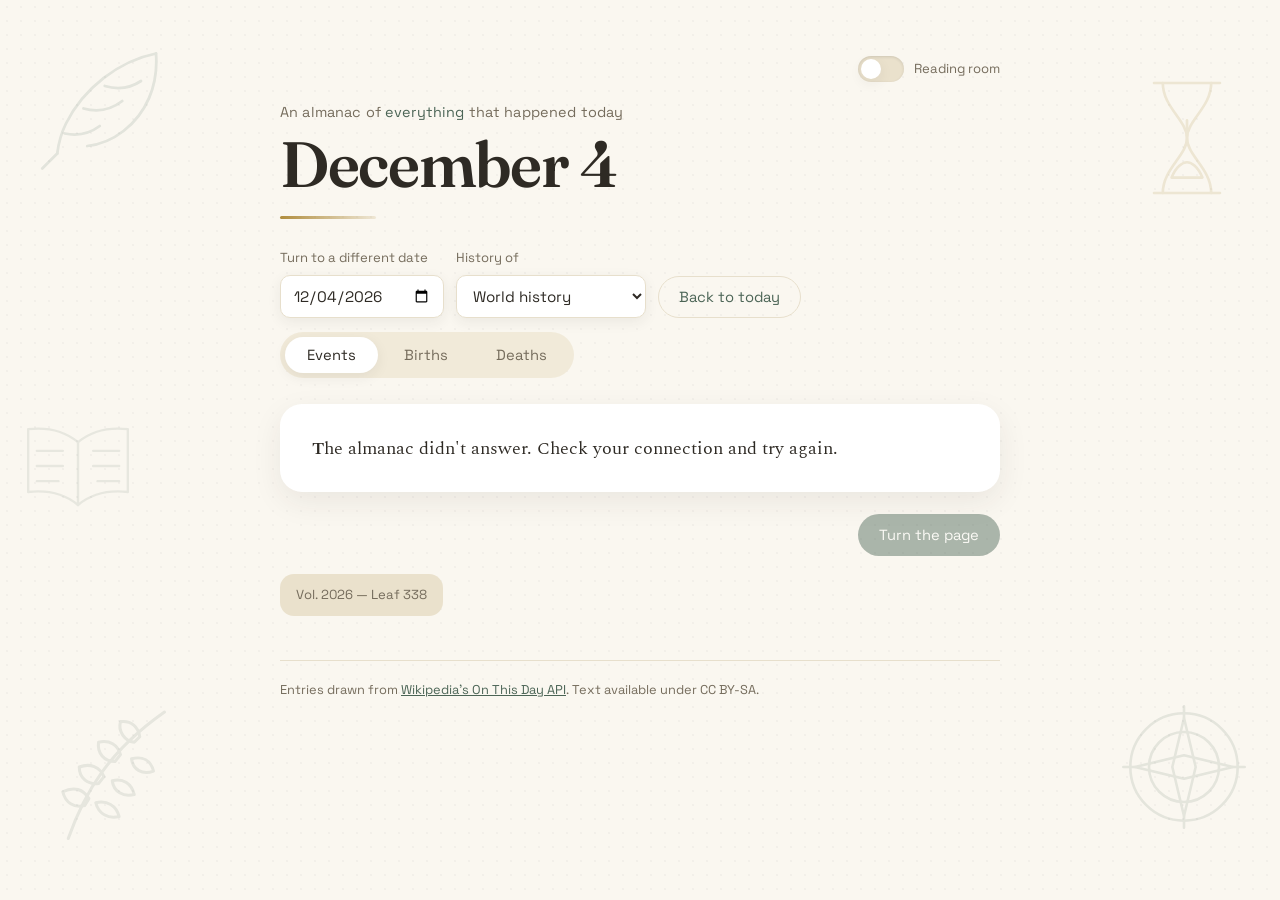
<file: index.html>
<!doctype html>
<html lang="en">
  <head>
    <meta charset="utf-8" />
    <meta name="viewport" content="width=device-width, initial-scale=1" />
    <title>This Day in History — An Almanac of Today</title>
    <meta
      name="description"
      content="An almanac of everything that happened today: real historical events, births, and deaths for any date, drawn live from Wikipedia."
    />
    <meta property="og:title" content="This Day in History — An Almanac of Today" />
    <meta
      property="og:description"
      content="Turn to any date and read the events, births, and deaths recorded for it."
    />
    <meta property="og:type" content="website" />
    <meta name="twitter:card" content="summary_large_image" />
    <link rel="preconnect" href="https://fonts.googleapis.com" />
    <link rel="preconnect" href="https://fonts.gstatic.com" crossorigin />
    <link
      href="https://fonts.googleapis.com/css2?family=Fraunces:opsz,wght@9..144,400;9..144,600;9..144,700&family=Spectral:ital,wght@0,400;0,500;1,400&family=Space+Grotesk:wght@400;500&display=swap"
      rel="stylesheet"
    />
    <link rel="stylesheet" href="styles.css" />
  </head>
  <body>
    <div class="motifs" aria-hidden="true">
      <div class="motif motif--quill">
        <svg viewBox="0 0 120 120" fill="none" stroke="currentColor" stroke-width="2.2" stroke-linecap="round" stroke-linejoin="round">
          <path d="M104 14C74 20 46 42 32 70c-4 8-6 16-7 24" />
          <path d="M104 14c2 26-8 48-26 62-9 7-19 11-29 12" />
          <path d="M25 94l-12 12" />
          <path d="M31 78c10 2 20 0 28-6" />
          <path d="M46 58c11 3 22 1 31-6" />
          <path d="M63 40c10 3 20 2 29-4" />
        </svg>
      </div>
      <div class="motif motif--hourglass">
        <svg viewBox="0 0 100 120" fill="none" stroke="currentColor" stroke-width="2.4" stroke-linecap="round" stroke-linejoin="round">
          <path d="M20 10h60M20 110h60" />
          <path d="M28 10c0 22 22 34 22 50 0 16-22 28-22 50" />
          <path d="M72 10c0 22-22 34-22 50 0 16 22 28 22 50" />
          <path d="M36 96c4-10 10-14 14-14s10 4 14 14z" />
          <path d="M50 44v14" />
        </svg>
      </div>
      <div class="motif motif--laurel">
        <svg viewBox="0 0 120 120" fill="none" stroke="currentColor" stroke-width="2.2" stroke-linecap="round" stroke-linejoin="round">
          <path d="M22 108C34 74 52 44 92 16" />
          <path d="M34 84c-8 2-14-2-16-10 8-4 15-2 19 5z" />
          <path d="M44 68c-8 1-14-4-14-12 8-3 15 0 18 7z" />
          <path d="M56 52c-8 0-13-6-12-14 8-2 14 2 16 9z" />
          <path d="M70 38c-7-1-12-8-10-15 8-1 13 4 14 11z" />
          <path d="M42 82c2 8 9 12 17 10-2-8-9-12-17-10z" />
          <path d="M54 66c1 8 8 12 16 10-2-8-8-12-16-10z" />
          <path d="M68 50c1 8 8 12 16 9-2-8-8-11-16-9z" />
        </svg>
      </div>
      <div class="motif motif--compass">
        <svg viewBox="0 0 120 120" fill="none" stroke="currentColor" stroke-width="2.2" stroke-linecap="round" stroke-linejoin="round">
          <circle cx="60" cy="60" r="46" />
          <circle cx="60" cy="60" r="30" />
          <path d="M60 8v10M60 102v10M8 60h10M102 60h10" />
          <path d="M60 18l10 42-10 42-10-42z" />
          <path d="M18 60l42-10 42 10-42 10z" />
        </svg>
      </div>
      <div class="motif motif--book">
        <svg viewBox="0 0 120 100" fill="none" stroke="currentColor" stroke-width="2.2" stroke-linecap="round" stroke-linejoin="round">
          <path d="M60 26c-12-10-28-14-46-12v58c18-2 34 2 46 12 12-10 28-14 46-12V14c-18-2-34 2-46 12z" />
          <path d="M60 26v58" />
          <path d="M22 34h24M22 48h24M22 62h20" />
          <path d="M74 34h24M74 48h24M78 62h20" />
        </svg>
      </div>
    </div>

    <main class="wrap">
      <div class="topbar">
        <label class="dimmer" for="brightness">
          <span>Lamp brightness</span>
          <input type="range" id="brightness" min="20" max="150" step="5" value="100" />
        </label>
        <label class="switch" for="themeToggle">
          <input type="checkbox" id="themeToggle" />
          <span class="track"><span class="knob"></span></span>
          <span id="themeLabel">Lamplight</span>
        </label>
      </div>


      <p class="eyebrow">An almanac of <em>everything</em> that happened today</p>
      <h1 class="date-headline" id="headline">Today</h1>
      <div class="gold-rule"></div>

      <div class="date-row">
        <div class="field">
          <label for="datePicker">Turn to a different date</label>
          <input type="date" id="datePicker" />
        </div>
        <div class="field">
          <label for="regionPicker">History of</label>
          <select id="regionPicker"></select>
        </div>
        <button class="btn btn--ghost" id="todayBtn" type="button">Back to today</button>
      </div>

      <p class="scope-note" id="scopeNote"></p>

      <div class="tabs" role="tablist" aria-label="Categories">
        <button class="tab" role="tab" id="tab-events" data-cat="events" aria-selected="true">Events</button>
        <button class="tab" role="tab" id="tab-births" data-cat="births" aria-selected="false">Births</button>
        <button class="tab" role="tab" id="tab-deaths" data-cat="deaths" aria-selected="false">Deaths</button>
      </div>

      <section id="leafHost" aria-live="polite"></section>

      <div class="under">
        <span class="counter" id="counter"></span>
        <button class="btn btn--solid" id="turnBtn" type="button" disabled>Turn the page</button>
      </div>

      <div class="vol" id="vol"></div>

      <footer>
        Entries drawn from
        <a href="https://api.wikimedia.org/wiki/Feed_API/Reference/On_this_day" target="_blank" rel="noopener">
          Wikipedia's On This Day API</a
        >. Text available under CC BY-SA.
      </footer>
    </main>

    <script>
      (function () {
        var LABELS = { events: "Events", births: "Births", deaths: "Deaths" };
        var MONTHS = [
          "January", "February", "March", "April", "May", "June",
          "July", "August", "September", "October", "November", "December",
        ];

        var host = document.getElementById("leafHost");
        var counterEl = document.getElementById("counter");
        var turnBtn = document.getElementById("turnBtn");
        var headline = document.getElementById("headline");
        var picker = document.getElementById("datePicker");
        var todayBtn = document.getElementById("todayBtn");
        var volEl = document.getElementById("vol");
        var tabs = Array.prototype.slice.call(document.querySelectorAll(".tab"));

        var regionPicker = document.getElementById("regionPicker");
        var scopeNote = document.getElementById("scopeNote");
        var themeToggle = document.getElementById("themeToggle");
        var themeLabel = document.getElementById("themeLabel");

        var REGIONS = [
          { id: "world", name: "World history", words: [] },
          { id: "india", name: "India", words: ["india", "indian", "delhi", "mumbai", "bombay", "calcutta", "kolkata", "madras", "chennai", "bengal", "punjab", "kashmir", "mughal", "maratha", "gandhi", "nehru", "hindu", "sikh", "hyderabad", "bangalore", "gujarat", "kerala", "rajasthan", "tamil"] },
          { id: "usa", name: "United States", words: ["united states", "u.s.", "us ", "american", "america", "washington", "new york", "california", "texas", "chicago", "confederate", "nasa", "president of the united states"] },
          { id: "uk", name: "United Kingdom", words: ["england", "english", "britain", "british", "united kingdom", "london", "scotland", "scottish", "wales", "welsh", "ireland", "irish", "king of england", "queen of england"] },
          { id: "china", name: "China", words: ["china", "chinese", "beijing", "peking", "shanghai", "qing", "ming dynasty", "han dynasty", "tang dynasty", "hong kong", "taiwan", "mao"] },
          { id: "japan", name: "Japan", words: ["japan", "japanese", "tokyo", "kyoto", "edo", "hiroshima", "nagasaki", "samurai", "meiji"] },
          { id: "france", name: "France", words: ["france", "french", "paris", "napoleon", "versailles", "louis xiv", "marseille", "gaul"] },
          { id: "germany", name: "Germany", words: ["germany", "german", "berlin", "prussia", "prussian", "munich", "nazi", "weimar", "bavaria"] },
          { id: "russia", name: "Russia", words: ["russia", "russian", "soviet", "ussr", "moscow", "leningrad", "saint petersburg", "stalin", "lenin", "tsar", "czar"] },
          { id: "italy", name: "Italy", words: ["italy", "italian", "rome", "roman", "venice", "florence", "naples", "milan", "sicily", "vatican", "pope"] },
          { id: "spain", name: "Spain", words: ["spain", "spanish", "madrid", "barcelona", "castile", "aragon", "catalonia"] },
          { id: "brazil", name: "Brazil", words: ["brazil", "brazilian", "rio de janeiro", "sao paulo", "são paulo", "brasilia"] },
          { id: "canada", name: "Canada", words: ["canada", "canadian", "ontario", "quebec", "toronto", "montreal", "vancouver"] },
          { id: "australia", name: "Australia", words: ["australia", "australian", "sydney", "melbourne", "queensland", "new south wales"] },
          { id: "egypt", name: "Egypt", words: ["egypt", "egyptian", "cairo", "nile", "pharaoh", "alexandria"] },
          { id: "pakistan", name: "Pakistan", words: ["pakistan", "pakistani", "karachi", "lahore", "islamabad"] },
          { id: "southafrica", name: "South Africa", words: ["south africa", "south african", "johannesburg", "cape town", "apartheid", "mandela", "pretoria", "boer"] },
          { id: "mexico", name: "Mexico", words: ["mexico", "mexican", "mexico city", "aztec", "yucatan"] },
        ];

        function regionById(id) {
          for (var i = 0; i < REGIONS.length; i++) if (REGIONS[i].id === id) return REGIONS[i];
          return REGIONS[0];
        }

        var state = {
          date: new Date(),
          cat: "events",
          raw: [],
          facts: [],
          index: 0,
          token: 0,
          region: "world",
        };

        function pad(n) { return String(n).padStart(2, "0"); }
        function isoOf(d) { return d.getFullYear() + "-" + pad(d.getMonth() + 1) + "-" + pad(d.getDate()); }

        function dayOfYear(d) {
          var start = new Date(d.getFullYear(), 0, 0);
          return Math.floor((d - start) / 86400000);
        }

        function yearLabel(year) {
          if (typeof year !== "number") return "Undated";
          return year < 0 ? Math.abs(year) + " BCE" : String(year);
        }

        function esc(s) {
          return String(s == null ? "" : s).replace(/[&<>"']/g, function (c) {
            return { "&": "&amp;", "<": "&lt;", ">": "&gt;", '"': "&quot;", "'": "&#39;" }[c];
          });
        }

        function placeholder(message) {
          host.innerHTML =
            '<div class="leaf leaf--placeholder"><p class="fact" style="margin:0">' +
            esc(message) +
            "</p></div>";
          counterEl.textContent = "";
          turnBtn.disabled = true;
        }

        function pickPage(fact) {
          var pages = fact.pages || [];
          for (var i = 0; i < pages.length; i++) {
            if (pages[i] && pages[i].titles) return pages[i];
          }
          return pages[0] || null;
        }

        function renderFact() {
          var fact = state.facts[state.index];
          if (!fact) {
            var r = regionById(state.region);
            placeholder(
              r.id === "world"
                ? "No " + LABELS[state.cat].toLowerCase() + " are recorded for this date."
                : "No " + LABELS[state.cat].toLowerCase() + " tied to " + r.name + " are recorded for this date."
            );
            return;
          }
          var page = pickPage(fact);
          var title = page && page.titles ? page.titles.normalized || page.titles.canonical : "";
          var apiTitle = page && page.titles ? page.titles.canonical || title : "";
          var url =
            page && page.content_urls && page.content_urls.desktop
              ? page.content_urls.desktop.page
              : "";

          var thumb =
            page && page.thumbnail && page.thumbnail.source
              ? page.thumbnail.source
              : "";
          if (thumb.indexOf("//") === 0) thumb = "https:" + thumb;

          var params = new URLSearchParams({
            title: apiTitle || title || "",
            year: fact.year != null ? String(fact.year) : "",
            text: fact.text || "",
            url: url,
            category: state.cat,
            thumb: thumb,
          });

          var portrait =
            thumb
              ? '<figure class="portrait">' +
                '<img src="' + esc(thumb) + '" alt="Portrait of ' + esc(title) + '" ' +
                'width="112" height="112" loading="lazy" ' +
                'onerror="this.closest(\'figure\').remove()" />' +
                "</figure>"
              : "";

          host.innerHTML =
            '<article class="leaf leaf--enter">' +
            portrait +
            '<span class="badge">' + esc(yearLabel(fact.year)) + " · " + esc(LABELS[state.cat]) + "</span>" +
            '<p class="fact">' + esc(fact.text) + "</p>" +
            '<a class="link" href="detail.html?' + esc(params.toString()) + '">Learn more</a>' +
            '<p class="leaf-meta">' + esc(LABELS[state.cat]) + " on this date</p>" +
            "</article>";

          counterEl.textContent = state.index + 1 + " of " + state.facts.length;
          turnBtn.disabled = state.facts.length < 2;
        }

        function shuffleTo() {
          if (state.facts.length < 2) return;
          var next = state.index;
          while (next === state.index) next = Math.floor(Math.random() * state.facts.length);
          state.index = next;
          renderFact();
        }

        function syncChrome() {
          var d = state.date;
          headline.textContent = MONTHS[d.getMonth()] + " " + d.getDate();
          picker.value = isoOf(d);
          volEl.textContent = "Vol. " + d.getFullYear() + " — Leaf " + dayOfYear(d);
        }

        function haystack(fact) {
          var bits = [fact.text || ""];
          var pages = fact.pages || [];
          for (var i = 0; i < pages.length; i++) {
            var p = pages[i] || {};
            if (p.titles) bits.push(p.titles.normalized || p.titles.canonical || "");
            if (p.description) bits.push(p.description);
          }
          return bits.join(" ").toLowerCase().replace(/_/g, " ");
        }

        function applyRegion() {
          var r = regionById(state.region);
          if (!r.words.length) {
            state.facts = state.raw.slice();
          } else {
            state.facts = state.raw.filter(function (f) {
              var h = haystack(f);
              for (var i = 0; i < r.words.length; i++) {
                if (h.indexOf(r.words[i]) !== -1) return true;
              }
              return false;
            });
          }
          scopeNote.textContent =
            r.id === "world"
              ? "Showing entries from all over the world."
              : "Showing only entries connected to " + r.name + " — " + state.facts.length +
                (state.facts.length === 1 ? " entry found." : " entries found.");
          state.index = state.facts.length ? Math.floor(Math.random() * state.facts.length) : 0;
          renderFact();
        }

        function load() {
          var token = ++state.token;
          syncChrome();
          placeholder("Opening the almanac…");

          var d = state.date;
          var url =
            "https://en.wikipedia.org/api/rest_v1/feed/onthisday/" +
            state.cat + "/" + pad(d.getMonth() + 1) + "/" + pad(d.getDate());

          fetch(url, { headers: { Accept: "application/json" } })
            .then(function (r) {
              if (!r.ok) throw new Error("bad response");
              return r.json();
            })
            .then(function (data) {
              if (token !== state.token) return;
              var list = (data && data[state.cat]) || [];
              state.raw = list.filter(function (f) { return f && f.text; });
              applyRegion();
            })
            .catch(function () {
              if (token !== state.token) return;
              state.raw = [];
              state.facts = [];
              placeholder("The almanac didn't answer. Check your connection and try again.");
            });
        }

        REGIONS.forEach(function (r) {
          var opt = document.createElement("option");
          opt.value = r.id;
          opt.textContent = r.name;
          regionPicker.appendChild(opt);
        });

        try {
          var savedRegion = localStorage.getItem("tdih-region");
          if (savedRegion) state.region = regionById(savedRegion).id;
        } catch (e) {}
        regionPicker.value = state.region;

        regionPicker.addEventListener("change", function () {
          state.region = regionPicker.value;
          try { localStorage.setItem("tdih-region", state.region); } catch (e) {}
          applyRegion();
        });

        var brightness = document.getElementById("brightness");

        function setGlow(v) {
          document.body.style.setProperty("--glow", String(v / 100));
          brightness.value = String(v);
          try { localStorage.setItem("tdih-glow", String(v)); } catch (e) {}
        }

        function setTheme(on) {
          document.body.classList.toggle("neon", on);
          themeToggle.checked = on;
          themeLabel.textContent = on ? "Lamplight" : "Reading room";
          try { localStorage.setItem("tdih-theme", on ? "neon" : "day"); } catch (e) {}
        }

        var storedTheme = null, storedGlow = null;
        try {
          storedTheme = localStorage.getItem("tdih-theme");
          storedGlow = localStorage.getItem("tdih-glow");
        } catch (e) {}
        setTheme(storedTheme === "neon");
        setGlow(storedGlow ? Number(storedGlow) : 100);

        themeToggle.addEventListener("change", function () {
          setTheme(themeToggle.checked);
        });

        brightness.addEventListener("input", function () {
          setGlow(Number(brightness.value));
        });



        tabs.forEach(function (tab) {
          tab.addEventListener("click", function () {
            if (state.cat === tab.dataset.cat) return;
            state.cat = tab.dataset.cat;
            tabs.forEach(function (t) {
              t.setAttribute("aria-selected", String(t === tab));
            });
            load();
          });
        });

        turnBtn.addEventListener("click", shuffleTo);

        picker.addEventListener("change", function () {
          var parts = picker.value.split("-").map(Number);
          if (parts.length !== 3 || !parts[0]) return;
          state.date = new Date(parts[0], parts[1] - 1, parts[2]);
          load();
        });

        todayBtn.addEventListener("click", function () {
          state.date = new Date();
          load();
        });

        load();
      })();
    </script>
  </body>
</html>
</file>
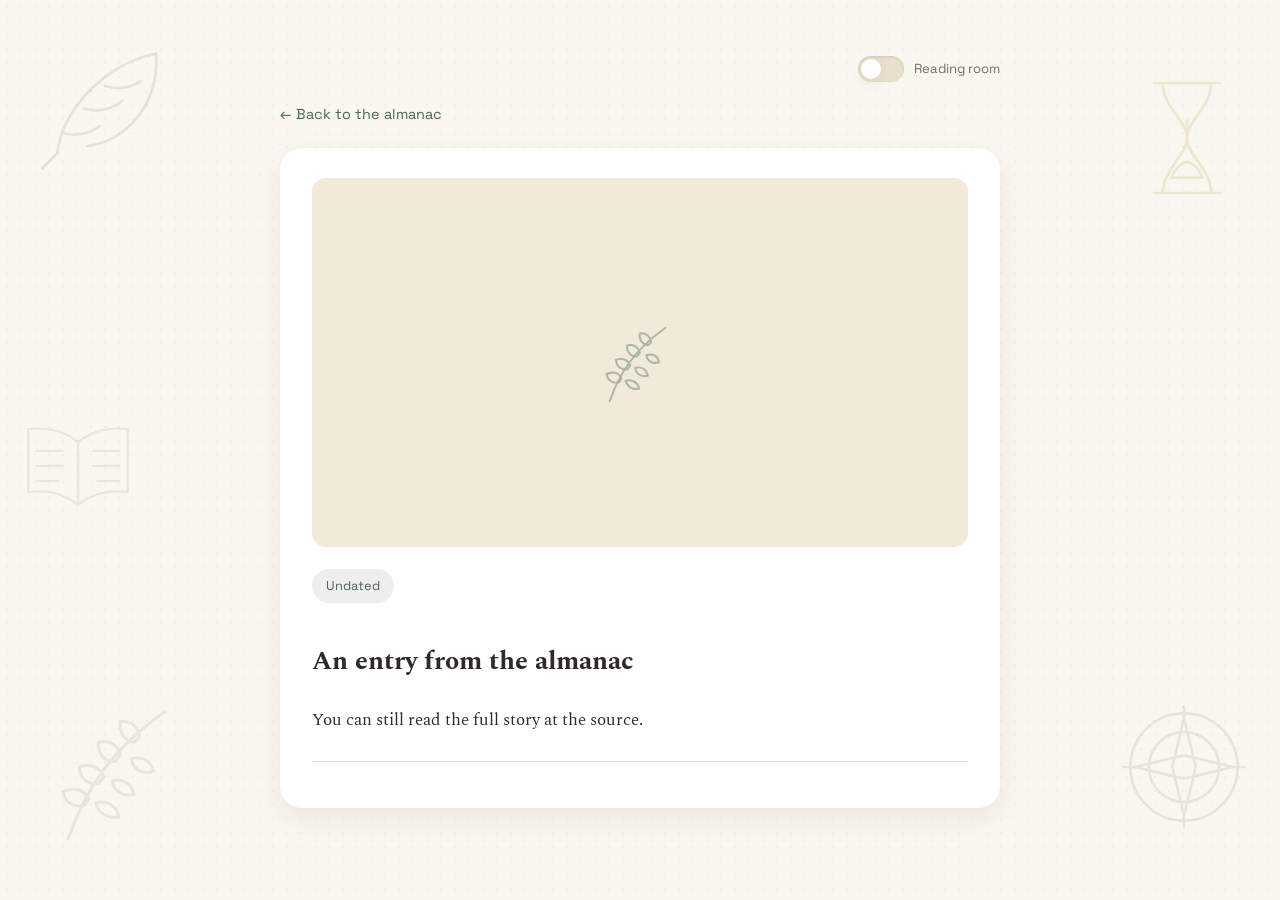
<file: detail.html>
<!doctype html>
<html lang="en">
  <head>
    <meta charset="utf-8" />
    <meta name="viewport" content="width=device-width, initial-scale=1" />
    <title>A Closer Look — This Day in History</title>
    <meta
      name="description"
      content="The fuller story behind a single entry from the almanac, with the Wikipedia summary and a link to the source article."
    />
    <meta property="og:title" content="A Closer Look — This Day in History" />
    <meta property="og:description" content="The fuller story behind one entry from the almanac." />
    <meta property="og:type" content="article" />
    <meta name="twitter:card" content="summary_large_image" />
    <link rel="preconnect" href="https://fonts.googleapis.com" />
    <link rel="preconnect" href="https://fonts.gstatic.com" crossorigin />
    <link
      href="https://fonts.googleapis.com/css2?family=Fraunces:opsz,wght@9..144,400;9..144,600;9..144,700&family=Spectral:ital,wght@0,400;0,500;1,400&family=Space+Grotesk:wght@400;500&display=swap"
      rel="stylesheet"
    />
    <link rel="stylesheet" href="styles.css" />
  </head>
  <body>
    <script>
      try {
        if (localStorage.getItem("tdih-theme") === "neon") document.body.className = "neon";
      } catch (e) {}
    </script>
    <div class="motifs" aria-hidden="true">
      <div class="motif motif--quill">
        <svg viewBox="0 0 120 120" fill="none" stroke="currentColor" stroke-width="2.2" stroke-linecap="round" stroke-linejoin="round">
          <path d="M104 14C74 20 46 42 32 70c-4 8-6 16-7 24" />
          <path d="M104 14c2 26-8 48-26 62-9 7-19 11-29 12" />
          <path d="M25 94l-12 12" />
          <path d="M31 78c10 2 20 0 28-6" />
          <path d="M46 58c11 3 22 1 31-6" />
          <path d="M63 40c10 3 20 2 29-4" />
        </svg>
      </div>
      <div class="motif motif--hourglass">
        <svg viewBox="0 0 100 120" fill="none" stroke="currentColor" stroke-width="2.4" stroke-linecap="round" stroke-linejoin="round">
          <path d="M20 10h60M20 110h60" />
          <path d="M28 10c0 22 22 34 22 50 0 16-22 28-22 50" />
          <path d="M72 10c0 22-22 34-22 50 0 16 22 28 22 50" />
          <path d="M36 96c4-10 10-14 14-14s10 4 14 14z" />
          <path d="M50 44v14" />
        </svg>
      </div>
      <div class="motif motif--laurel">
        <svg viewBox="0 0 120 120" fill="none" stroke="currentColor" stroke-width="2.2" stroke-linecap="round" stroke-linejoin="round">
          <path d="M22 108C34 74 52 44 92 16" />
          <path d="M34 84c-8 2-14-2-16-10 8-4 15-2 19 5z" />
          <path d="M44 68c-8 1-14-4-14-12 8-3 15 0 18 7z" />
          <path d="M56 52c-8 0-13-6-12-14 8-2 14 2 16 9z" />
          <path d="M70 38c-7-1-12-8-10-15 8-1 13 4 14 11z" />
          <path d="M42 82c2 8 9 12 17 10-2-8-9-12-17-10z" />
          <path d="M54 66c1 8 8 12 16 10-2-8-8-12-16-10z" />
          <path d="M68 50c1 8 8 12 16 9-2-8-8-11-16-9z" />
        </svg>
      </div>
      <div class="motif motif--compass">
        <svg viewBox="0 0 120 120" fill="none" stroke="currentColor" stroke-width="2.2" stroke-linecap="round" stroke-linejoin="round">
          <circle cx="60" cy="60" r="46" />
          <circle cx="60" cy="60" r="30" />
          <path d="M60 8v10M60 102v10M8 60h10M102 60h10" />
          <path d="M60 18l10 42-10 42-10-42z" />
          <path d="M18 60l42-10 42 10-42 10z" />
        </svg>
      </div>
      <div class="motif motif--book">
        <svg viewBox="0 0 120 100" fill="none" stroke="currentColor" stroke-width="2.2" stroke-linecap="round" stroke-linejoin="round">
          <path d="M60 26c-12-10-28-14-46-12v58c18-2 34 2 46 12 12-10 28-14 46-12V14c-18-2-34 2-46 12z" />
          <path d="M60 26v58" />
          <path d="M22 34h24M22 48h24M22 62h20" />
          <path d="M74 34h24M74 48h24M78 62h20" />
        </svg>
      </div>
    </div>

    <main class="wrap">
      <div class="topbar">
        <label class="dimmer" for="brightness">
          <span>Lamp brightness</span>
          <input type="range" id="brightness" min="20" max="150" step="5" value="100" />
        </label>
        <label class="switch" for="themeToggle">
          <input type="checkbox" id="themeToggle" />
          <span class="track"><span class="knob"></span></span>
          <span id="themeLabel">Lamplight</span>
        </label>
      </div>


      <a class="back" href="index.html">← Back to the almanac</a>

      <article class="leaf leaf--enter">
        <div class="hero" id="hero">
          <svg class="placeholder" viewBox="0 0 120 120" fill="none" stroke="currentColor" stroke-width="2.4" stroke-linecap="round" stroke-linejoin="round" aria-hidden="true">
            <path d="M22 108C34 74 52 44 92 16" />
            <path d="M34 84c-8 2-14-2-16-10 8-4 15-2 19 5z" />
            <path d="M44 68c-8 1-14-4-14-12 8-3 15 0 18 7z" />
            <path d="M56 52c-8 0-13-6-12-14 8-2 14 2 16 9z" />
            <path d="M70 38c-7-1-12-8-10-15 8-1 13 4 14 11z" />
            <path d="M42 82c2 8 9 12 17 10-2-8-9-12-17-10z" />
            <path d="M54 66c1 8 8 12 16 10-2-8-8-12-16-10z" />
            <path d="M68 50c1 8 8 12 16 9-2-8-8-11-16-9z" />
          </svg>
        </div>

        <span class="badge" id="badge">Almanac entry</span>
        <h1 class="subject" id="subject">An entry from the almanac</h1>
        <p class="pullquote" id="quote"></p>
        <p class="extract" id="extract">Fetching the fuller story…</p>

        <div class="card-foot" id="foot"></div>
      </article>
    </main>

    <script>
      (function () {
        var themeToggle = document.getElementById("themeToggle");
        var themeLabel = document.getElementById("themeLabel");

        var brightness = document.getElementById("brightness");

        function setGlow(v) {
          document.body.style.setProperty("--glow", String(v / 100));
          brightness.value = String(v);
          try { localStorage.setItem("tdih-glow", String(v)); } catch (e) {}
        }

        function setTheme(on) {
          document.body.classList.toggle("neon", on);
          themeToggle.checked = on;
          themeLabel.textContent = on ? "Lamplight" : "Reading room";
          try { localStorage.setItem("tdih-theme", on ? "neon" : "day"); } catch (e) {}
        }

        var storedTheme = null, storedGlow = null;
        try {
          storedTheme = localStorage.getItem("tdih-theme");
          storedGlow = localStorage.getItem("tdih-glow");
        } catch (e) {}
        setTheme(storedTheme === "neon");
        setGlow(storedGlow ? Number(storedGlow) : 100);
        themeToggle.addEventListener("change", function () { setTheme(themeToggle.checked); });
        brightness.addEventListener("input", function () { setGlow(Number(brightness.value)); });


        var LABELS = { events: "Events", births: "Births", deaths: "Deaths" };
        var q = new URLSearchParams(location.search);
        var title = q.get("title") || "";
        var yearRaw = q.get("year") || "";
        var text = q.get("text") || "";
        var url = q.get("url") || "";
        var category = q.get("category") || "";

        var hero = document.getElementById("hero");
        var badge = document.getElementById("badge");
        var subject = document.getElementById("subject");
        var quote = document.getElementById("quote");
        var extract = document.getElementById("extract");
        var foot = document.getElementById("foot");

        function yearLabel(v) {
          var n = Number(v);
          if (!v || isNaN(n)) return "Undated";
          return n < 0 ? Math.abs(n) + " BCE" : String(n);
        }

        var parts = [yearLabel(yearRaw)];
        if (LABELS[category]) parts.push(LABELS[category]);
        badge.textContent = parts.join(" · ");

        if (title) {
          subject.textContent = title.replace(/_/g, " ");
          document.title = subject.textContent + " — This Day in History";
        }

        if (text) {
          quote.textContent = "“" + text + "”";
        } else {
          quote.remove();
        }

        function renderSourceButton(href) {
          if (!href) return;
          var a = document.createElement("a");
          a.className = "btn btn--solid";
          a.href = href;
          a.target = "_blank";
          a.rel = "noopener";
          a.textContent = "View source on Wikipedia";
          foot.appendChild(a);
        }

        function fallback() {
          extract.textContent = "You can still read the full story at the source.";
          renderSourceButton(url);
        }

        if (!title) {
          fallback();
          return;
        }

        fetch(
          "https://en.wikipedia.org/api/rest_v1/page/summary/" + encodeURIComponent(title),
          { headers: { Accept: "application/json" } }
        )
          .then(function (r) {
            if (!r.ok) throw new Error("bad response");
            return r.json();
          })
          .then(function (data) {
            var img =
              (data.originalimage && data.originalimage.source) ||
              (data.thumbnail && data.thumbnail.source) ||
              "";
            if (img) {
              var el = document.createElement("img");
              el.src = img;
              el.alt = data.title || subject.textContent;
              el.loading = "lazy";
              hero.innerHTML = "";
              hero.appendChild(el);
            }
            if (data.title) {
              subject.textContent = data.title;
              document.title = data.title + " — This Day in History";
            }
            if (data.extract) {
              extract.textContent = data.extract;
            } else {
              extract.textContent = "You can still read the full story at the source.";
            }
            var link =
              url ||
              (data.content_urls && data.content_urls.desktop
                ? data.content_urls.desktop.page
                : "");
            renderSourceButton(link);
          })
          .catch(fallback);
      })();
    </script>
  </body>
</html>
</file>
<file: styles.css>
/* This Day in History — almanac styles */

:root {
  --paper: #faf7f0;
  --card: #ffffff;
  --panel: #f1ead9;
  --panel-deep: #eae1cc;
  --ink: #2e2a24;
  --ink-muted: #756c5c;
  --accent: #4b6455;
  --accent-hover: #374a3e;
  --accent-tint: rgba(75, 100, 85, 0.1);
  --gold: #b08d3e;
  --hairline: #e7dfcc;

  --r-lg: 22px;
  --r-md: 14px;
  --r-sm: 10px;
  --r-pill: 999px;

  --shadow-card: 0 10px 30px rgba(46, 42, 36, 0.08);
  --shadow-soft: 0 4px 14px rgba(46, 42, 36, 0.07);

  --font-display: "Fraunces", Georgia, serif;
  --font-body: "Spectral", Georgia, serif;
  --font-ui: "Space Grotesk", system-ui, sans-serif;
}

* {
  box-sizing: border-box;
}

html,
body {
  margin: 0;
  padding: 0;
}

body {
  min-height: 100vh;
  background-color: var(--paper);
  background-image: radial-gradient(rgba(46, 42, 36, 0.035) 1px, transparent 1px);
  background-size: 14px 14px;
  color: var(--ink);
  font-family: var(--font-body);
  font-size: 1.0625rem;
  line-height: 1.7;
  -webkit-font-smoothing: antialiased;
}

.wrap {
  position: relative;
  z-index: 1;
  max-width: 760px;
  margin: 0 auto;
  padding: 56px 20px 72px;
}

/* ---------- background motifs ---------- */

.motifs {
  position: fixed;
  inset: 0;
  pointer-events: none;
  z-index: 0;
  overflow: hidden;
}

.motif {
  position: fixed;
  color: var(--accent);
  opacity: 0.13;
}

.motif svg {
  display: block;
  width: 100%;
  height: auto;
}

.motif--quill {
  top: 4vh;
  left: 2vw;
  width: 150px;
  animation: drift-a 23s ease-in-out infinite;
}

.motif--hourglass {
  top: 8vh;
  right: 3vw;
  width: 110px;
  color: var(--gold);
  opacity: 0.16;
  animation: drift-b 31s ease-in-out infinite;
}

.motif--laurel {
  bottom: 5vh;
  left: 3vw;
  width: 165px;
  opacity: 0.11;
  animation: drift-c 27s ease-in-out infinite;
}

.motif--compass {
  bottom: 7vh;
  right: 2vw;
  width: 140px;
  opacity: 0.12;
  animation: spin-slow 68s linear infinite;
}

.motif--book {
  top: 46vh;
  left: 1vw;
  width: 130px;
  opacity: 0.1;
  animation: drift-b 37s ease-in-out infinite;
}

@keyframes drift-a {
  0%,
  100% {
    transform: translate3d(0, 0, 0) rotate(-3deg);
  }
  50% {
    transform: translate3d(10px, -18px, 0) rotate(4deg);
  }
}

@keyframes drift-b {
  0%,
  100% {
    transform: translate3d(0, 0, 0) rotate(2deg);
  }
  50% {
    transform: translate3d(-14px, 16px, 0) rotate(-5deg);
  }
}

@keyframes drift-c {
  0%,
  100% {
    transform: translate3d(0, 0, 0) rotate(0deg);
  }
  50% {
    transform: translate3d(16px, -10px, 0) rotate(6deg);
  }
}

@keyframes spin-slow {
  to {
    transform: rotate(360deg);
  }
}

/* ---------- header ---------- */

.eyebrow {
  font-family: var(--font-ui);
  font-size: 0.9rem;
  letter-spacing: 0.01em;
  color: var(--ink-muted);
  margin: 0 0 6px;
}

.eyebrow em {
  font-style: normal;
  color: var(--accent);
}

h1.date-headline {
  font-family: var(--font-display);
  font-optical-sizing: auto;
  font-weight: 600;
  font-size: clamp(2.5rem, 8vw, 4rem);
  line-height: 1.05;
  letter-spacing: -0.02em;
  margin: 0;
}

.gold-rule {
  width: 96px;
  height: 3px;
  border-radius: var(--r-pill);
  background: linear-gradient(90deg, var(--gold), rgba(176, 141, 62, 0.15));
  margin: 18px 0 28px;
}

/* ---------- date controls ---------- */

.date-row {
  display: flex;
  flex-wrap: wrap;
  align-items: flex-end;
  gap: 12px;
  margin-bottom: 22px;
}

.field {
  display: flex;
  flex-direction: column;
  gap: 6px;
}

label {
  font-family: var(--font-ui);
  font-size: 0.82rem;
  color: var(--ink-muted);
}

input[type="date"] {
  font-family: var(--font-ui);
  font-size: 0.95rem;
  color: var(--ink);
  background: var(--card);
  border: 1px solid var(--hairline);
  border-radius: var(--r-sm);
  padding: 10px 12px;
  box-shadow: var(--shadow-soft);
}

.btn {
  font-family: var(--font-ui);
  font-size: 0.92rem;
  border-radius: var(--r-pill);
  padding: 11px 20px;
  cursor: pointer;
  border: 1px solid transparent;
  transition:
    background-color 0.18s ease,
    color 0.18s ease,
    transform 0.18s ease;
  text-decoration: none;
  display: inline-block;
}

.btn--ghost {
  background: transparent;
  border-color: var(--hairline);
  color: var(--accent);
}

.btn--ghost:hover {
  background: var(--accent-tint);
}

.btn--solid {
  background: var(--accent);
  color: #fdfdfb;
}

.btn--solid:hover {
  background: var(--accent-hover);
}

.btn:disabled {
  opacity: 0.45;
  cursor: not-allowed;
}

/* ---------- tabs ---------- */

.tabs {
  display: inline-flex;
  gap: 4px;
  padding: 5px;
  background: var(--panel);
  border-radius: var(--r-pill);
  margin-bottom: 26px;
}

.tab {
  font-family: var(--font-ui);
  font-size: 0.92rem;
  color: var(--ink-muted);
  background: transparent;
  border: 0;
  border-radius: var(--r-pill);
  padding: 9px 22px;
  cursor: pointer;
  transition:
    background-color 0.18s ease,
    color 0.18s ease;
}

.tab:hover {
  color: var(--ink);
}

.tab[aria-selected="true"] {
  background: var(--card);
  color: var(--ink);
  box-shadow: var(--shadow-soft);
}

/* ---------- card ---------- */

.leaf {
  background: var(--card);
  border-radius: var(--r-lg);
  box-shadow: var(--shadow-card);
  padding: 30px 32px 26px;
}

.leaf--enter {
  animation: rise 0.4s ease both;
}

@keyframes rise {
  from {
    opacity: 0;
    transform: translateY(10px);
  }
  to {
    opacity: 1;
    transform: none;
  }
}

.portrait {
  float: right;
  margin: 0 0 14px 22px;
  width: 112px;
  height: 112px;
}

.portrait img {
  display: block;
  width: 112px;
  height: 112px;
  object-fit: cover;
  border-radius: 50%;
  border: 3px solid var(--gold);
  outline: 1px solid var(--hairline);
  outline-offset: 4px;
  box-shadow: var(--shadow-soft);
  background: var(--panel);
}

.badge {
  display: inline-block;
  font-family: var(--font-ui);
  font-size: 0.8rem;
  color: var(--accent);
  background: var(--accent-tint);
  border-radius: var(--r-pill);
  padding: 6px 14px;
  margin-bottom: 16px;
}

.fact {
  font-family: var(--font-body);
  font-size: 1.15rem;
  line-height: 1.72;
  max-width: 62ch;
  margin: 0 0 18px;
}

.fact::first-letter {
  font-family: var(--font-display);
  color: var(--gold);
  font-size: 3.4em;
  font-weight: 600;
  float: left;
  line-height: 0.82;
  padding: 6px 10px 0 0;
}

.link {
  font-family: var(--font-ui);
  font-size: 0.93rem;
  color: var(--accent);
  text-decoration: underline;
  text-underline-offset: 3px;
}

.link:hover {
  color: var(--accent-hover);
}

.leaf-meta {
  margin: 22px 0 0;
  padding-top: 16px;
  border-top: 1px solid var(--hairline);
  font-family: var(--font-ui);
  font-size: 0.8rem;
  color: var(--ink-muted);
}

.leaf--placeholder .fact::first-letter {
  float: none;
  font-size: inherit;
  color: inherit;
  font-family: inherit;
  padding: 0;
  line-height: inherit;
}

/* ---------- controls under card ---------- */

.under {
  display: flex;
  flex-wrap: wrap;
  align-items: center;
  justify-content: space-between;
  gap: 14px;
  margin-top: 22px;
}

.counter {
  font-family: var(--font-ui);
  font-size: 0.88rem;
  color: var(--ink-muted);
}

.vol {
  font-family: var(--font-ui);
  font-size: 0.82rem;
  color: var(--ink-muted);
  background: var(--panel-deep);
  border-radius: var(--r-md);
  padding: 10px 16px;
  margin-top: 18px;
  display: inline-block;
}

footer {
  margin-top: 44px;
  padding-top: 18px;
  border-top: 1px solid var(--hairline);
  font-family: var(--font-ui);
  font-size: 0.8rem;
  color: var(--ink-muted);
}

footer a {
  color: var(--accent);
}

/* ---------- detail page ---------- */

.back {
  display: inline-block;
  font-family: var(--font-ui);
  font-size: 0.9rem;
  color: var(--accent);
  text-decoration: none;
  margin-bottom: 22px;
}

.back:hover {
  text-decoration: underline;
  text-underline-offset: 3px;
}

.hero {
  aspect-ratio: 16 / 9;
  width: 100%;
  border-radius: var(--r-md);
  overflow: hidden;
  background: var(--panel);
  display: flex;
  align-items: center;
  justify-content: center;
  margin-bottom: 22px;
}

.hero img {
  width: 100%;
  height: 100%;
  object-fit: cover;
  display: block;
}

.hero .placeholder {
  width: 96px;
  color: var(--accent);
  opacity: 0.4;
}

h2.subject {
  font-family: var(--font-display);
  font-optical-sizing: auto;
  font-weight: 600;
  font-size: clamp(1.8rem, 5.4vw, 2.6rem);
  line-height: 1.12;
  letter-spacing: -0.015em;
  margin: 0 0 16px;
}

.pullquote {
  margin: 0 0 22px;
  padding: 4px 0 4px 18px;
  border-left: 3px solid var(--accent);
  font-style: italic;
  color: var(--accent);
  font-size: 1.08rem;
  max-width: 62ch;
}

.extract {
  font-size: 1.08rem;
  line-height: 1.75;
  max-width: 62ch;
  margin: 0;
}

.card-foot {
  margin-top: 26px;
  padding-top: 20px;
  border-top: 1px solid var(--hairline);
}

/* ---------- a11y ---------- */

:is(a, button, input, .tab):focus-visible {
  outline: 2px solid var(--accent);
  outline-offset: 3px;
  border-radius: var(--r-sm);
}

.sr-only {
  position: absolute;
  width: 1px;
  height: 1px;
  overflow: hidden;
  clip: rect(0 0 0 0);
  white-space: nowrap;
}

/* ---------- responsive ---------- */

@media (max-width: 900px) {
  .motif--book {
    display: none;
  }
  .motif {
    opacity: 0.09;
  }
  .motif--quill {
    width: 96px;
  }
  .motif--hourglass {
    width: 74px;
  }
  .motif--laurel {
    width: 100px;
  }
  .motif--compass {
    width: 88px;
  }
}

@media (max-width: 560px) {
  .wrap {
    padding: 36px 16px 56px;
  }
  .leaf {
    padding: 24px 20px 20px;
  }
  .motif--laurel,
  .motif--compass {
    display: none;
  }
  .tabs {
    display: flex;
    width: 100%;
  }
  .tab {
    flex: 1;
    padding: 9px 8px;
  }
  .under {
    justify-content: flex-start;
  }
}

@media (prefers-reduced-motion: reduce) {
  .motif,
  .leaf--enter {
    animation: none !important;
  }
}

/* ---------- theme toggle switch ---------- */

.topbar {
  display: flex;
  align-items: center;
  justify-content: flex-end;
  gap: 12px;
  margin-bottom: 18px;
}

.switch {
  display: inline-flex;
  align-items: center;
  gap: 10px;
  font-family: var(--font-ui);
  font-size: 0.82rem;
  color: var(--ink-muted);
  cursor: pointer;
  user-select: none;
}

.switch input {
  position: absolute;
  opacity: 0;
  width: 1px;
  height: 1px;
}

.switch .track {
  position: relative;
  width: 46px;
  height: 26px;
  border-radius: var(--r-pill);
  background: var(--panel-deep);
  box-shadow: inset 0 1px 3px rgba(46, 42, 36, 0.14);
  transition: background-color 0.22s ease;
  flex: none;
}

.switch .knob {
  position: absolute;
  top: 3px;
  left: 3px;
  width: 20px;
  height: 20px;
  border-radius: 50%;
  background: var(--card);
  box-shadow: var(--shadow-soft);
  transition:
    transform 0.22s ease,
    background-color 0.22s ease,
    box-shadow 0.22s ease;
}

.switch input:checked + .track {
  background: rgba(255, 199, 122, 0.24);
}

.switch input:checked + .track .knob {
  transform: translateX(20px);
  background: var(--neon-1, #ffc77a);
  box-shadow: 0 0 10px var(--neon-1, #ffc77a);
}

/* brightness slider (dark mode only) */

.dimmer {
  display: none;
  align-items: center;
  gap: 10px;
  font-family: var(--font-ui);
  font-size: 0.82rem;
  color: var(--ink-muted);
}

body.neon .dimmer {
  display: inline-flex;
}

.dimmer input[type="range"] {
  -webkit-appearance: none;
  appearance: none;
  width: 110px;
  height: 4px;
  border-radius: var(--r-pill);
  background: linear-gradient(90deg, rgba(255, 199, 122, 0.25), rgba(255, 199, 122, 0.85));
  outline: none;
}

.dimmer input[type="range"]::-webkit-slider-thumb {
  -webkit-appearance: none;
  appearance: none;
  width: 16px;
  height: 16px;
  border-radius: 50%;
  background: #ffc77a;
  box-shadow: 0 0 10px rgba(255, 199, 122, calc(0.7 * var(--glow, 1)));
  cursor: pointer;
  border: 0;
}

.dimmer input[type="range"]::-moz-range-thumb {
  width: 16px;
  height: 16px;
  border: 0;
  border-radius: 50%;
  background: #ffc77a;
  box-shadow: 0 0 10px rgba(255, 199, 122, calc(0.7 * var(--glow, 1)));
  cursor: pointer;
}


.switch input:focus-visible + .track {
  outline: 2px solid var(--accent);
  outline-offset: 3px;
}

/* ---------- region selector ---------- */

select {
  font-family: var(--font-ui);
  font-size: 0.95rem;
  color: var(--ink);
  background: var(--card);
  border: 1px solid var(--hairline);
  border-radius: var(--r-sm);
  padding: 10px 12px;
  box-shadow: var(--shadow-soft);
  min-width: 190px;
}

.scope-note {
  font-family: var(--font-ui);
  font-size: 0.8rem;
  color: var(--ink-muted);
  margin: -8px 0 22px;
}

/* ---------- warm lamplight dark mode ---------- */

body.neon {
  --glow: 1;
  --paper: #14110c;
  --card: #1d1913;
  --panel: #262019;
  --panel-deep: #2f281f;
  --ink: #f3e7d2;
  --ink-muted: #b6a689;
  --accent: #ffc77a;
  --accent-hover: #ffd9a4;
  --accent-tint: rgba(255, 199, 122, 0.12);
  --gold: #e8c48b;
  --hairline: rgba(255, 199, 122, 0.2);
  --neon-1: #ffc77a;
  --neon-2: #e8c48b;
  --shadow-card:
    0 0 0 1px rgba(255, 199, 122, calc(0.18 * var(--glow))),
    0 0 32px rgba(255, 199, 122, calc(0.14 * var(--glow)));
  --shadow-soft: 0 0 14px rgba(255, 199, 122, calc(0.12 * var(--glow)));
  background-color: var(--paper);
  background-image:
    radial-gradient(rgba(255, 199, 122, calc(0.05 * var(--glow))) 1px, transparent 1px),
    radial-gradient(
      1100px 620px at 20% -10%,
      rgba(255, 199, 122, calc(0.14 * var(--glow))),
      transparent 70%
    ),
    radial-gradient(
      1000px 600px at 88% 108%,
      rgba(232, 196, 139, calc(0.11 * var(--glow))),
      transparent 70%
    );
  background-size:
    14px 14px,
    cover,
    cover;
}

body.neon h1.date-headline,
body.neon h2.subject,
body.neon .subject {
  color: var(--ink);
  text-shadow: 0 0 18px rgba(255, 199, 122, calc(0.35 * var(--glow)));
}

body.neon .eyebrow em,
body.neon .link,
body.neon footer a {
  color: var(--neon-1);
  text-shadow: 0 0 10px rgba(255, 199, 122, calc(0.3 * var(--glow)));
}

body.neon .gold-rule {
  background: linear-gradient(90deg, var(--neon-1), rgba(232, 196, 139, 0.35));
  box-shadow: 0 0 14px rgba(255, 199, 122, calc(0.5 * var(--glow)));
}

body.neon .fact::first-letter {
  color: var(--neon-2);
  text-shadow: 0 0 14px rgba(232, 196, 139, calc(0.45 * var(--glow)));
}

body.neon .badge {
  color: var(--neon-1);
  border: 1px solid rgba(255, 199, 122, 0.35);
  box-shadow: 0 0 12px rgba(255, 199, 122, calc(0.2 * var(--glow)));
}

body.neon .btn--solid {
  background: transparent;
  color: var(--neon-1);
  border-color: var(--neon-1);
  box-shadow:
    0 0 12px rgba(255, 199, 122, calc(0.3 * var(--glow))),
    inset 0 0 12px rgba(255, 199, 122, calc(0.1 * var(--glow)));
}

body.neon .btn--solid:hover {
  background: rgba(255, 199, 122, 0.14);
}

body.neon .btn--ghost {
  color: var(--neon-2);
  border-color: rgba(232, 196, 139, 0.4);
}

body.neon .tab[aria-selected="true"] {
  background: rgba(255, 199, 122, 0.14);
  color: var(--neon-1);
  box-shadow:
    0 0 12px rgba(255, 199, 122, calc(0.25 * var(--glow))),
    inset 0 0 0 1px rgba(255, 199, 122, 0.35);
}

body.neon input[type="date"],
body.neon select {
  color: var(--ink);
  background: var(--card);
  border-color: var(--hairline);
  color-scheme: dark;
}

body.neon .motif {
  color: var(--neon-1);
  opacity: calc(0.3 * var(--glow) + 0.08);
  filter: drop-shadow(0 0 8px currentColor);
}

body.neon .motif--hourglass,
body.neon .motif--laurel {
  color: var(--neon-2);
}

body.neon .portrait img {
  border-color: var(--neon-2);
  outline-color: rgba(255, 199, 122, 0.32);
  box-shadow: 0 0 20px rgba(255, 199, 122, calc(0.4 * var(--glow)));
}

body.neon .hero {
  background: var(--panel);
  box-shadow:
    inset 0 0 0 1px rgba(255, 199, 122, 0.24),
    0 0 26px rgba(255, 199, 122, calc(0.16 * var(--glow)));
}

body.neon .hero .placeholder {
  color: var(--neon-2);
  opacity: 0.7;
}

body.neon .pullquote {
  color: var(--neon-1);
  border-left-color: var(--neon-1);
}

body.neon .vol {
  color: var(--neon-1);
  background: rgba(255, 199, 122, 0.08);
  box-shadow: inset 0 0 0 1px rgba(255, 199, 122, 0.24);
}

body.neon .switch,
body.neon .dimmer {
  color: var(--neon-1);
}
</file>
